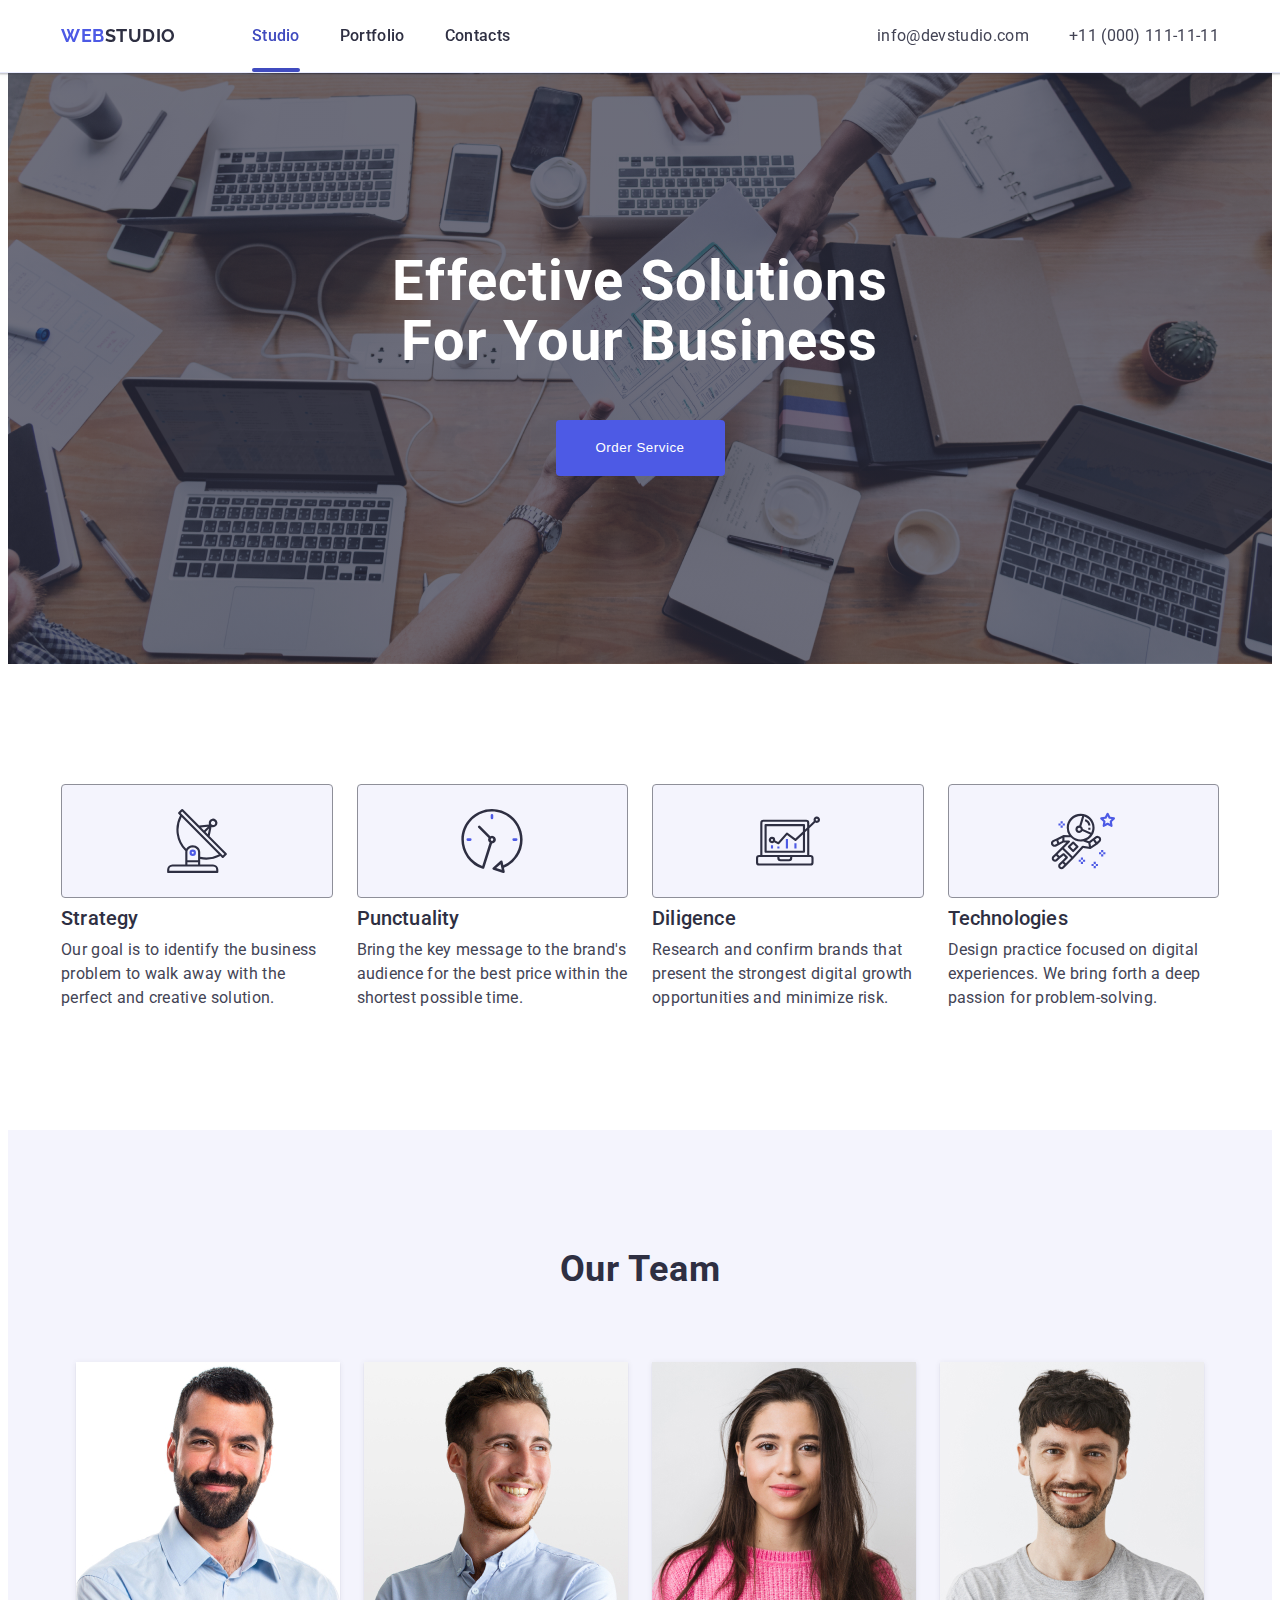
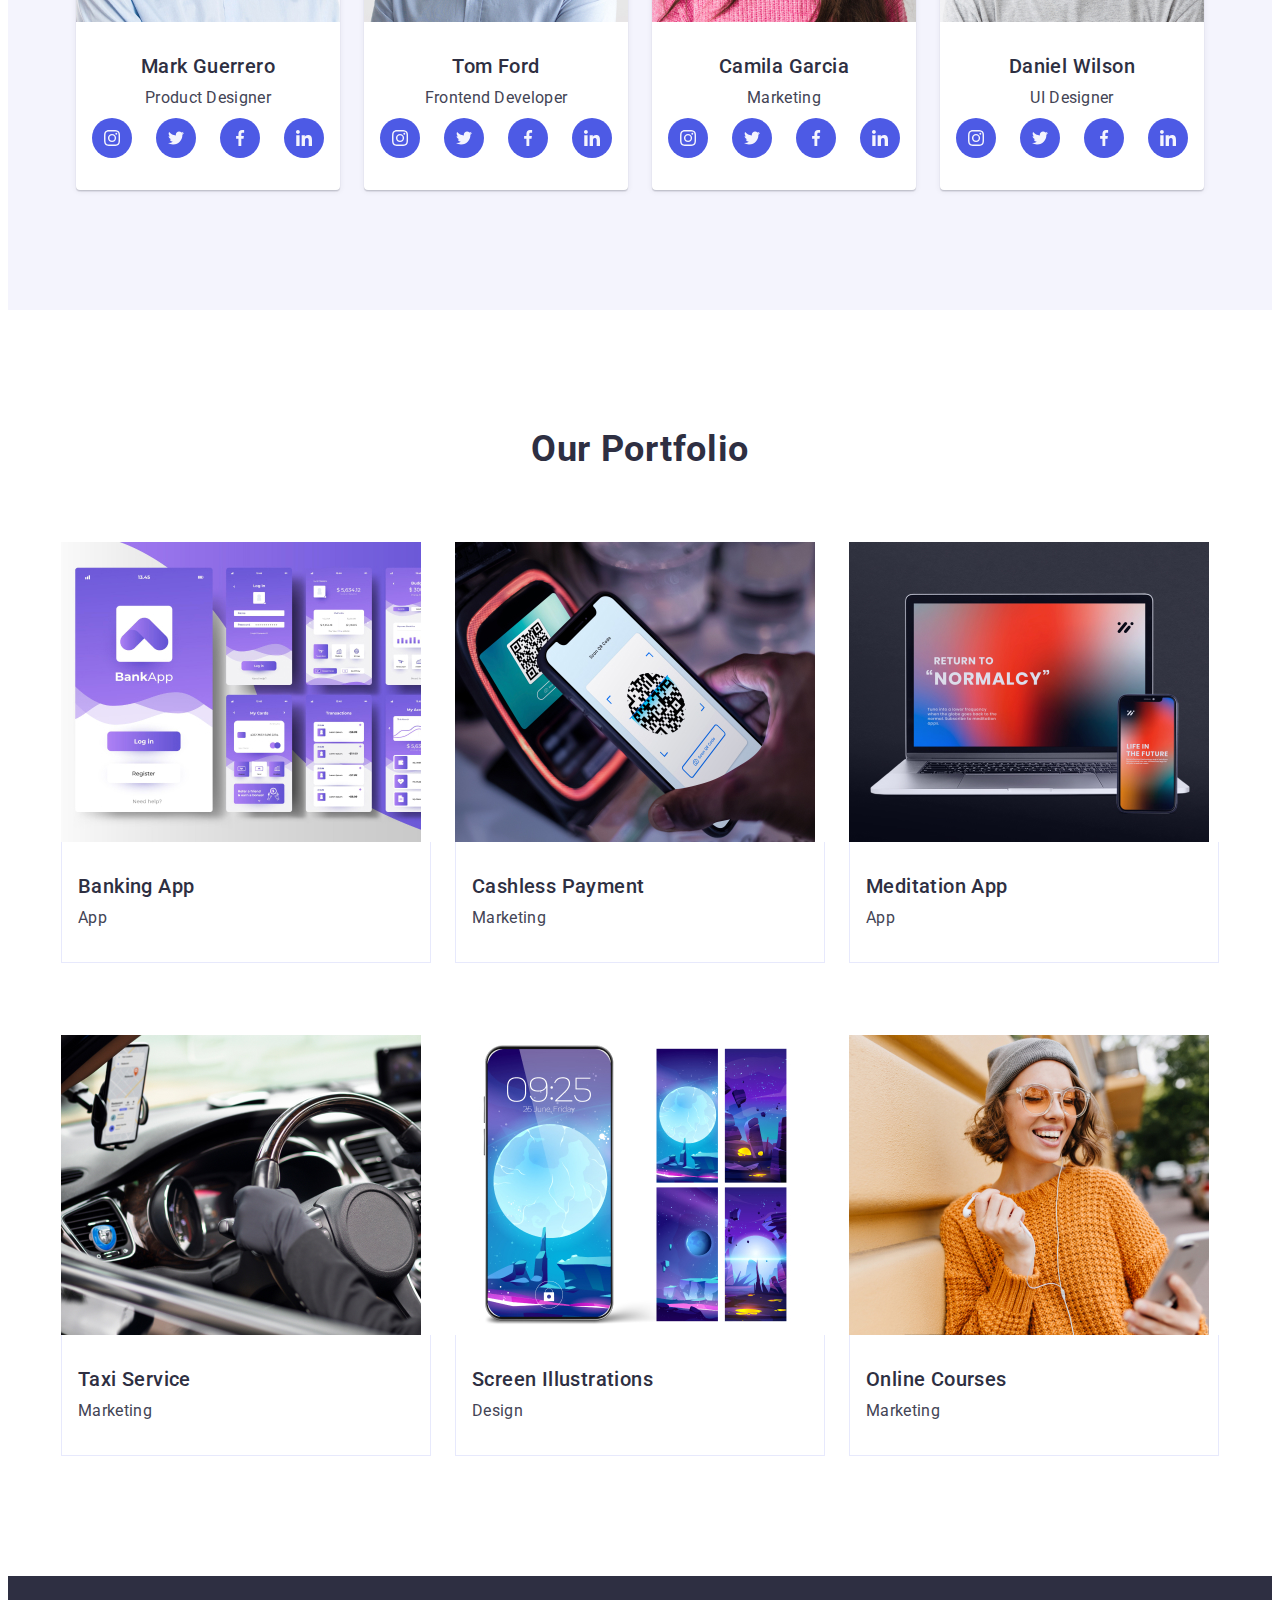
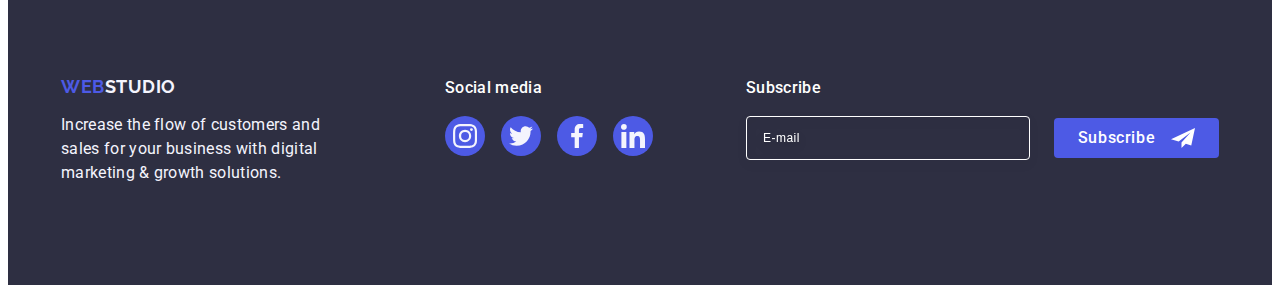
<file: index.html>
<!DOCTYPE html>
<html lang="en">
  <head>
    <meta charset="UTF-8" />
    <meta name="viewport" content="width=device-width, initial-scale=1.0" />
    <link rel="preconnect" href="https://fonts.googleapis.com" />
    <link rel="preconnect" href="https://fonts.gstatic.com" crossorigin />
    <link
      href="https://fonts.googleapis.com/css2?family=Raleway:wght@700&family=Roboto:wght@400;500;700&display=swap"
      rel="stylesheet"
    />
    <link
      rel="stylesheet"
      href="https://cdnjs.cloudflare.com/ajax/libs/modern-normalize/2.0.0/modern-normalize.min.css"
      integrity="sha512-4xo8blKMVCiXpTaLzQSLSw3KFOVPWhm/TRtuPVc4WG6kUgjH6J03IBuG7JZPkcWMxJ5huwaBpOpnwYElP/m6wg=="
      crossorigin="anonymous"
      referrerpolicy="no-referrer"
    />
    <link rel="stylesheet" href="./css/style.css" />
    <title>Effective Solutions for Your Business</title>
  </head>
  <body class="page">
    <!-- ============ Header ============-->
    <header class="page-header">
      <div class="container page-container">
        <nav class="navigation">
          <a href="./index.html" class="logo"
            >Web<span class="header-logo">Studio</span></a
          >
          <ul class="menu">
            <li class="menu-list">
              <a href="./index.html" class="nav-item item-studio">Studio</a>
            </li>
            <li class="menu-list">
              <a href="" class="nav-item">Portfolio</a>
            </li>
            <li class="menu-list">
              <a href="" class="nav-item">Contacts</a>
            </li>
          </ul>
        </nav>
        <address class="address-list">
          <ul class="contacts">
            <li>
              <a href="mailto:info@devstudio.com" class="address-list-link"
                >info@devstudio.com</a
              >
            </li>
            <li>
              <a href="tel:+110001111111" class="address-list-link"
                >+11 (000) 111-11-11</a
              >
            </li>
          </ul>
        </address>
        <button class="menu-open-btn" type="button" data-menu-open>
          <svg class="menu-open-icon" width="20" height="18">
            <use href="./images/icons.svg#icon-menu"></use>
          </svg>
        </button>
      </div>
      <div class="modal-menu" data-menu>
        <button class="close-modal-btn" type="button" data-menu-close>
          <svg
            class="icon-close"
            width="8"
            height="8"
            aria-label="modal close icon"
          >
            <use href="./images/icons.svg#icon-close-black"></use>
          </svg>
        </button>
        <nav class="menu-navigation">
          <ul class="menu-modal-list">
            <li class="menu-modal-list-item">
              <a
                href="./index.html"
                class="menu-modal-item-link menu-first-item"
                >Studio</a
              >
            </li>
            <li class="menu-modal-list-item">
              <a href="" class="menu-modal-item-link">Portfolio</a>
            </li>
            <li class="menu-modal-list-item">
              <a href="" class="menu-modal-item-link">Contacts</a>
            </li>
          </ul>
        </nav>
        <address class="menu-address-list">
          <ul class="contacts-menu">
            <li>
              <a
                href="mailto:info@devstudio.com"
                class="menu-address-list-link menu-address-first-contact"
                >info@devstudio.com</a
              >
            </li>
            <li>
              <a href="tel:+110001111111" class="menu-address-list-link"
                >+11 (000) 111-11-11</a
              >
            </li>
          </ul>
        </address>
        <ul class="modal-menu-icons-list">
          <li class="modal-menu-icon-box">
            <a href="" class="menu-icon-list-link">
              <svg class="socials-icons" width="24" height="24">
                <use href="./images/icons.svg#icon-instagram"></use>
              </svg>
            </a>
          </li>
          <li class="modal-menu-icon-box">
            <a href="" class="menu-icon-list-link">
              <svg class="socials-icons" width="24" height="24">
                <use href="./images/icons.svg#icon-twitter"></use>
              </svg>
            </a>
          </li>
          <li class="modal-menu-icon-box">
            <a href="" class="menu-icon-list-link">
              <svg class="socials-icons" width="24" height="24">
                <use href="./images/icons.svg#icon-facebook"></use>
              </svg>
            </a>
          </li>
          <li class="modal-menu-icon-box">
            <a href="" class="menu-icon-list-link">
              <svg class="socials-icons" width="24" height="24">
                <use href="./images/icons.svg#icon-linkedin"></use>
              </svg>
            </a>
          </li>
        </ul>
      </div>
    </header>
    <!-- ============ Header ============-->
    <!-- ============ Main ============ -->
    <main>
      <section class="start-page">
        <div class="container start-page-container">
          <h1 class="title">Effective Solutions for Your Business</h1>
          <button class="button" type="button" data-modal-open>
            Order Service
          </button>
        </div>
      </section>
      <!-- ============ Our benefits ============ -->
      <section class="page-benefits">
        <div class="container benefits-container">
          <h2 class="visually-hidden">Our benefits</h2>
          <ul class="list-benefits">
            <li class="items-benefits">
              <div class="icon-box">
                <svg class="icon-benefits" width="64" height="64">
                  <use href="./images/icons.svg#icon-antenna"></use>
                </svg>
              </div>
              <h3 class="benefits-title">Strategy</h3>
              <p class="benefits-text">
                Our goal is to identify the business problem to walk away with
                the perfect and creative solution.
              </p>
            </li>
            <li class="items-benefits">
              <div class="icon-box">
                <svg class="icon-benefits" width="64" height="64">
                  <use href="./images/icons.svg#icon-clock"></use>
                </svg>
              </div>
              <h3 class="benefits-title">Punctuality</h3>
              <p class="benefits-text">
                Bring the key message to the brand's audience for the best price
                within the shortest possible time.
              </p>
            </li>
            <li class="items-benefits">
              <div class="icon-box">
                <svg class="icon-benefits" width="64" height="64">
                  <use href="./images/icons.svg#icon-diagram"></use>
                </svg>
              </div>
              <h3 class="benefits-title">Diligence</h3>
              <p class="benefits-text">
                Research and confirm brands that present the strongest digital
                growth opportunities and minimize risk.
              </p>
            </li>
            <li class="items-benefits">
              <div class="icon-box">
                <svg class="icon-benefits" width="64" height="64">
                  <use href="./images/icons.svg#icon-astronaut"></use>
                </svg>
              </div>
              <h3 class="benefits-title">Technologies</h3>
              <p class="benefits-text">
                Design practice focused on digital experiences. We bring forth a
                deep passion for problem-solving.
              </p>
            </li>
          </ul>
        </div>
      </section>
      <!-- ============ Our Team ============ -->
      <section class="section-team">
        <div class="container team-container">
          <h2 class="section-team-title">Our Team</h2>
          <ul class="list-team">
            <li class="list-team-item">
              <img
                srcset="
                  ./images/team-card-1.jpg    1x,
                  ./images/team-card-1@2x.jpg 2x
                "
                src="./images/team-card-1.jpg"
                alt="Marc Guerrero"
                width="264"
              />
              <div class="card-info">
                <h3 class="section-team-item-title">Mark Guerrero</h3>
                <p class="section-team-item-text">Product Designer</p>
                <ul class="socials-icons-list">
                  <li class="social-icon-box">
                    <a href="" class="icon-link">
                      <svg class="socials-icons" width="16" height="16">
                        <use href="./images/icons.svg#icon-instagram"></use>
                      </svg>
                    </a>
                  </li>
                  <li class="social-icon-box">
                    <a href="" class="icon-link">
                      <svg class="socials-icons" width="16" height="16">
                        <use href="./images/icons.svg#icon-twitter"></use>
                      </svg>
                    </a>
                  </li>
                  <li class="social-icon-box">
                    <a href="" class="icon-link">
                      <svg class="socials-icons" width="16" height="16">
                        <use href="./images/icons.svg#icon-facebook"></use>
                      </svg>
                    </a>
                  </li>
                  <li class="social-icon-box">
                    <a href="" class="icon-link">
                      <svg class="socials-icons" width="16" height="16">
                        <use href="./images/icons.svg#icon-linkedin"></use>
                      </svg>
                    </a>
                  </li>
                </ul>
              </div>
            </li>
            <li class="list-team-item">
              <img
                srcset="
                  ./images/team-card-2.jpg    1x,
                  ./images/team-card-2@2x.jpg 2x
                "
                src="./images/team-card-2.jpg"
                alt="Tom Ford"
                width="264"
              />
              <div class="card-info">
                <h3 class="section-team-item-title">Tom Ford</h3>
                <p class="section-team-item-text">Frontend Developer</p>
                <ul class="socials-icons-list">
                  <li class="social-icon-box">
                    <a href="" class="icon-link">
                      <svg class="socials-icons" width="16" height="16">
                        <use href="./images/icons.svg#icon-instagram"></use>
                      </svg>
                    </a>
                  </li>
                  <li class="social-icon-box">
                    <a href="" class="icon-link">
                      <svg class="socials-icons" width="16" height="16">
                        <use href="./images/icons.svg#icon-twitter"></use>
                      </svg>
                    </a>
                  </li>
                  <li class="social-icon-box">
                    <a href="" class="icon-link">
                      <svg class="socials-icons" width="16" height="16">
                        <use href="./images/icons.svg#icon-facebook"></use>
                      </svg>
                    </a>
                  </li>
                  <li class="social-icon-box">
                    <a href="" class="icon-link">
                      <svg class="socials-icons" width="16" height="16">
                        <use href="./images/icons.svg#icon-linkedin"></use>
                      </svg>
                    </a>
                  </li>
                </ul>
              </div>
            </li>
            <li class="list-team-item">
              <img
                srcset="
                  ./images/team-card-3.jpg    1x,
                  ./images/team-card-3@2x.jpg 2x
                "
                src="./images/team-card-3.jpg"
                alt="Camila Garcia"
                width="264"
              />
              <div class="card-info">
                <h3 class="section-team-item-title">Camila Garcia</h3>
                <p class="section-team-item-text">Marketing</p>
                <ul class="socials-icons-list">
                  <li class="social-icon-box">
                    <a href="" class="icon-link">
                      <svg class="socials-icons" width="16" height="16">
                        <use href="./images/icons.svg#icon-instagram"></use>
                      </svg>
                    </a>
                  </li>
                  <li class="social-icon-box">
                    <a href="" class="icon-link">
                      <svg class="socials-icons" width="16" height="16">
                        <use href="./images/icons.svg#icon-twitter"></use>
                      </svg>
                    </a>
                  </li>
                  <li class="social-icon-box">
                    <a href="" class="icon-link">
                      <svg class="socials-icons" width="16" height="16">
                        <use href="./images/icons.svg#icon-facebook"></use>
                      </svg>
                    </a>
                  </li>
                  <li class="social-icon-box">
                    <a href="" class="icon-link">
                      <svg class="socials-icons" width="16" height="16">
                        <use href="./images/icons.svg#icon-linkedin"></use>
                      </svg>
                    </a>
                  </li>
                </ul>
              </div>
            </li>
            <li class="list-team-item">
              <img
                srcset="
                  ./images/team-card-4.jpg    1x,
                  ./images/team-card-4@2x.jpg 2x
                "
                src="./images/team-card-4.jpg"
                alt="Daniel Wilson"
                width="264"
              />
              <div class="card-info">
                <h3 class="section-team-item-title">Daniel Wilson</h3>
                <p class="section-team-item-text">UI Designer</p>
                <ul class="socials-icons-list">
                  <li class="social-icon-box">
                    <a href="" class="icon-link">
                      <svg class="socials-icons" width="16" height="16">
                        <use href="./images/icons.svg#icon-instagram"></use>
                      </svg>
                    </a>
                  </li>
                  <li class="social-icon-box">
                    <a href="" class="icon-link">
                      <svg class="socials-icons" width="16" height="16">
                        <use href="./images/icons.svg#icon-twitter"></use>
                      </svg>
                    </a>
                  </li>
                  <li class="social-icon-box">
                    <a href="" class="icon-link">
                      <svg class="socials-icons" width="16" height="16">
                        <use href="./images/icons.svg#icon-facebook"></use>
                      </svg>
                    </a>
                  </li>
                  <li class="social-icon-box">
                    <a href="" class="icon-link">
                      <svg class="socials-icons" width="16" height="16">
                        <use href="./images/icons.svg#icon-linkedin"></use>
                      </svg>
                    </a>
                  </li>
                </ul>
              </div>
            </li>
          </ul>
        </div>
      </section>
      <!-- ============ Our Portfolio ============ -->
      <section class="section-portfolio">
        <div class="container portfolio-container">
          <h2 class="section-portfolio-title">Our Portfolio</h2>
          <ul class="list-portfolio">
            <li class="items-portfolio">
              <div class="portfolio-items-container">
                <picture>
                  <source
                    srcset="
                      ./images/banking-desk.jpg    1x,
                      ./images/banking-desk@2x.jpg 2x
                    "
                    media="(min-width: 1158px)"
                  />
                  <source
                    srcset="
                      ./images/banking-tab.jpg    1x,
                      ./images/banking-tab@2x.jpg 2x
                    "
                    media="(min-width: 768px)"
                  />
                  <source
                    srcset="
                      ./images/banking-mob.jpg    1x,
                      ./images/banking-mob@2x.jpg 2x
                    "
                    media="(max-width: 767px)"
                  />
                  <img src="./images/banking-desk.jpg" alt="banking app" />
                </picture>
                <p class="overlay">
                  14 Stylish and User-Friendly App Design Concepts · Task
                  Manager App · Calorie Tracker App · Exotic Fruit Ecommerce App
                  · Cloud Storage App
                </p>
              </div>
              <div class="portfolio-info">
                <h3 class="section-portfolio-item-title">Banking App</h3>
                <p class="section-portfolio-item-text">App</p>
              </div>
            </li>
            <li class="items-portfolio">
              <div class="portfolio-items-container">
                <picture>
                  <source
                    srcset="
                      ./images/payment-desk.jpg    1x,
                      ./images/payment-desk@2x.jpg 2x
                    "
                    media="(min-width: 1158px)"
                  />
                  <source
                    srcset="
                      ./images/payment-tab.jpg    1x,
                      ./images/payment-tab@2x.jpg 2x
                    "
                    media="(min-width: 768px)"
                  />
                  <source
                    srcset="
                      ./images/payment-mob.jpg    1x,
                      ./images/payment-mob@2x.jpg 2x
                    "
                    media="(max-width: 767px)"
                  />

                  <img src="./images/payment-desk.jpg" alt="cashless payment" />
                </picture>
                <p class="overlay">
                  14 Stylish and User-Friendly App Design Concepts · Task
                  Manager App · Calorie Tracker App · Exotic Fruit Ecommerce App
                  · Cloud Storage App
                </p>
              </div>
              <div class="portfolio-info">
                <h3 class="section-portfolio-item-title">Cashless Payment</h3>
                <p class="section-portfolio-item-text">Marketing</p>
              </div>
            </li>
            <li class="items-portfolio">
              <div class="portfolio-items-container">
                <picture>
                  <source
                    srcset="
                      ./images/meditation-desk.jpg    1x,
                      ./images/meditation-desk@2x.jpg 2x
                    "
                    media="(min-width: 1158px)"
                  />
                  <source
                    srcset="
                      ./images/meditation-tab.jpg    1x,
                      ./images/meditation-tab@2x.jpg 2x
                    "
                    media="(min-width: 768px)"
                  />
                  <source
                    srcset="
                      ./images/meditation-mob.jpg    1x,
                      ./images/meditation-mob@2x.jpg 2x
                    "
                    media="(max-width: 767px)"
                  />

                  <img
                    src="./images/meditation-desk.jpg"
                    alt="meditation app"
                  />
                </picture>
                <p class="overlay">
                  14 Stylish and User-Friendly App Design Concepts · Task
                  Manager App · Calorie Tracker App · Exotic Fruit Ecommerce App
                  · Cloud Storage App
                </p>
              </div>
              <div class="portfolio-info">
                <h3 class="section-portfolio-item-title">Meditation App</h3>
                <p class="section-portfolio-item-text">App</p>
              </div>
            </li>
            <li class="items-portfolio">
              <div class="portfolio-items-container">
                <picture>
                  <source
                    srcset="
                      ./images/taxi-desk.jpg    1x,
                      ./images/taxi-desk@2x.jpg 2x
                    "
                    media="(min-width: 1158px)"
                  />
                  <source
                    srcset="
                      ./images/taxi-tab.jpg    1x,
                      ./images/taxi-tab@2x.jpg 2x
                    "
                    media="(min-width: 768px)"
                  />
                  <source
                    srcset="
                      ./images/taxi-mob.jpg    1x,
                      ./images/taxi-mob@2x.jpg 2x
                    "
                    media="(max-width: 767px)"
                  />

                  <img src="./images/taxi-desk.jpg" alt="taxi service" />
                </picture>
                <p class="overlay">
                  14 Stylish and User-Friendly App Design Concepts · Task
                  Manager App · Calorie Tracker App · Exotic Fruit Ecommerce App
                  · Cloud Storage App
                </p>
              </div>
              <div class="portfolio-info">
                <h3 class="section-portfolio-item-title">Taxi Service</h3>
                <p class="section-portfolio-item-text">Marketing</p>
              </div>
            </li>
            <li class="items-portfolio">
              <div class="portfolio-items-container">
                <picture>
                  <source
                    srcset="
                      ./images/screen-desk.jpg    1x,
                      ./images/screen-desk@2x.jpg 2x
                    "
                    media="(min-width: 1158px)"
                  />
                  <source
                    srcset="
                      ./images/screen-tab.jpg    1x,
                      ./images/screen-tab@2x.jpg 2x
                    "
                    media="(min-width: 768px)"
                  />
                  <source
                    srcset="
                      ./images/screen-mob.jpg    1x,
                      ./images/screen-mob@2x.jpg 2x
                    "
                    media="(max-width: 767px)"
                  />

                  <img
                    src="./images/screen-desk.jpg"
                    alt="screen illustrations"
                  />
                </picture>
                <p class="overlay">
                  14 Stylish and User-Friendly App Design Concepts · Task
                  Manager App · Calorie Tracker App · Exotic Fruit Ecommerce App
                  · Cloud Storage App
                </p>
              </div>
              <div class="portfolio-info">
                <h3 class="section-portfolio-item-title">
                  Screen Illustrations
                </h3>
                <p class="section-portfolio-item-text">Design</p>
              </div>
            </li>
            <li class="items-portfolio">
              <div class="portfolio-items-container">
                <picture>
                  <source
                    srcset="
                      ./images/courses-desk.jpg    1x,
                      ./images/courses-desk@2x.jpg 2x
                    "
                    media="(min-width: 1158px)"
                  />
                  <source
                    srcset="
                      ./images/courses-tab.jpg    1x,
                      ./images/courses-tab@2x.jpg 2x
                    "
                    media="(min-width: 768px)"
                  />
                  <source
                    srcset="
                      ./images/courses-mob.jpg    1x,
                      ./images/courses-mob@2x.jpg 2x
                    "
                    media="(max-width: 767px)"
                  />

                  <img src="./images/courses-desk.jpg" alt="online courses" />
                </picture>
                <p class="overlay">
                  14 Stylish and User-Friendly App Design Concepts · Task
                  Manager App · Calorie Tracker App · Exotic Fruit Ecommerce App
                  · Cloud Storage App
                </p>
              </div>
              <div class="portfolio-info">
                <h3 class="section-portfolio-item-title">Online Courses</h3>
                <p class="section-portfolio-item-text">Marketing</p>
              </div>
            </li>
          </ul>
        </div>
      </section>
    </main>
    <!-- ============ Footer ============ -->
    <footer class="footer-page">
      <div class="container footer-container">
        <div class="footer-left-side">
          <a href="./index.html" class="logo-footer"
            >Web<span class="footer-logo">Studio</span></a
          >
          <p class="footer-text">
            Increase the flow of customers and sales for your business with
            digital marketing & growth solutions.
          </p>
        </div>
        <div class="media-container">
          <p class="socials-media-title">Social media</p>
          <ul class="footer-icons-list">
            <li class="social-icon-box footer-icon-box">
              <a href="" class="icon-link footer-icon-link">
                <svg class="socials-icons" width="24" height="24">
                  <use href="./images/icons.svg#icon-instagram"></use>
                </svg>
              </a>
            </li>
            <li class="social-icon-box footer-icon-box">
              <a href="" class="icon-link footer-icon-link">
                <svg class="socials-icons" width="24" height="24">
                  <use href="./images/icons.svg#icon-twitter"></use>
                </svg>
              </a>
            </li>
            <li class="social-icon-box footer-icon-box">
              <a href="" class="icon-link footer-icon-link">
                <svg class="socials-icons" width="24" height="24">
                  <use href="./images/icons.svg#icon-facebook"></use>
                </svg>
              </a>
            </li>
            <li class="social-icon-box footer-icon-box">
              <a href="" class="icon-link footer-icon-link">
                <svg class="socials-icons" width="24" height="24">
                  <use href="./images/icons.svg#icon-linkedin"></use>
                </svg>
              </a>
            </li>
          </ul>
        </div>
        <div class="subscribe-conteiner">
          <p class="socials-media-title subscribe-title">Subscribe</p>
          <form class="footer-form">
            <label class="footer-label">
              <input
                class="subscribe-input"
                type="email"
                name="email-subscribe"
                placeholder="E-mail"
              />
            </label>
            <button class="footer-button" type="submit">
              Subscribe
              <svg class="icon-button" width="24" height="24">
                <use href="./images/icons.svg#icon-telegram"></use>
              </svg>
            </button>
          </form>
        </div>
      </div>
    </footer>
    <!--Modal window-->
    <div class="backdrop" data-modal>
      <div class="modal-window">
        <button class="close-modal-btn" type="button" data-modal-close>
          <svg
            class="icon-close"
            width="8"
            height="8"
            aria-label="modal close icon"
          >
            <use href="./images/icons.svg#icon-close-black"></use>
          </svg>
        </button>
        <p class="modal-window-title">
          Leave your contacts and we will call you back
        </p>

        <form>
          <div class="form-container">
            <label for="user-name" class="input-label">Name</label>
            <div class="input-container">
              <input
                class="input-field"
                type="text"
                name="user-name"
                id="user-name"
                required
              />
              <svg
                class="input-icon"
                width="18"
                height="24"
                aria-label="icon user"
              >
                <use href="./images/icons.svg#icon-person"></use>
              </svg>
            </div>
          </div>
          <div class="form-container">
            <label for="phone" class="input-label">Phone</label>
            <div class="input-container">
              <input
                class="input-field"
                type="tel"
                name="user-phone"
                id="phone"
                required
              />
              <svg
                class="input-icon"
                width="18"
                height="24"
                aria-label="icon phone"
              >
                <use href="./images/icons.svg#icon-phone"></use>
              </svg>
            </div>
          </div>
          <div class="form-container">
            <label for="user-email" class="input-label">Email</label>
            <div class="input-container">
              <input
                class="input-field"
                type="email"
                name="user-email"
                id="user-email"
                required
              />
              <svg
                class="input-icon"
                width="18"
                height="24"
                aria-label="icon email"
              >
                <use href="./images/icons.svg#icon-email"></use>
              </svg>
            </div>
          </div>
          <div class="form-container comment-container">
            <label for="user-comment" class="input-label">Comment </label>
            <textarea
              class="comment-field"
              name="user-comment"
              id="user-comment"
              placeholder="Text input"
              required
            ></textarea>
          </div>
          <div class="checkbox-container">
            <input
              class="checkbox-field visually-hidden"
              type="checkbox"
              id="user-privacy"
              value="true"
              name="user-privacy"
              required
            />
            <label class="checkbox-label input-label" for="user-privacy"
              ><span class="checkbox-span"
                ><svg
                  class="checkbox-icon"
                  width="10"
                  height="8"
                  aria-label="checkbox icon ok"
                >
                  <use href="./images/icons.svg#icon-ok"></use></svg></span
              >I accept the terms and conditions of the
              <a class="checkbox-link" href="">Privacy Policy</a>
            </label>
          </div>
          <button class="form-btn" type="submit">Send</button>
        </form>
      </div>
    </div>
    <script src="./menu.js"></script>
    <script src="./modal.js"></script>
  </body>
</html>
</file>
<file: css/style.css>
/* ========================================================================================================================================================
                      COMMON STYLES
======================================================================================================================================================== */

h1,
h2,
h3,
h4,
h5,
h6,
p {
  margin-top: 0;
  margin-bottom: 0;
}

ul,
ol {
  margin-top: 0;
  margin-bottom: 0;
  padding-left: 0;
}

li {
  list-style-type: none;
}

img {
  display: block;
}

.page {
  font-family: "Roboto", sans-serif;
  color: #434455;
  background-color: #ffffff;
  padding-top: 56px;
}

body {
  min-height: 100vh;
  display: flex;
  flex-direction: column;
}

main {
  flex-grow: 1;
}
.logo {
  color: #4d5ae5;
  font-family: "Raleway", sans-serif;
  font-size: 18px;
  font-weight: 700;
  line-height: 1.17;
  text-transform: uppercase;
  letter-spacing: 0.03em;
  text-decoration: none;
  padding: 16px 0;
  display: block;
}

.visually-hidden {
  position: absolute;
  width: 1px;
  height: 1px;
  margin: -1px;
  border: 0;
  padding: 0;
  white-space: nowrap;
  clip-path: inset(100%);
  clip: rect(0 0 0 0);
  overflow: hidden;
}

.container {
  max-width: 320px;
  padding: 0 16px;
  margin: 0 auto;
}
@media screen and (min-width: 768px) {
  .container {
    max-width: 768px;
  }
}
@media screen and (min-width: 1158px) {
  .container {
    max-width: 1158px;
    padding: 0 15px;
  }
}

/* ========================================================================================================================================================
                       /COMMON STYLES
======================================================================================================================================================== */
/* ========================================================================================================================================================
                       HEADER STYLES
======================================================================================================================================================== */
@media screen and (max-width: 767px) {
  .menu {
    display: none;
  }
  .address-list {
    display: none;
  }
}
.page-header {
  border-bottom: 1px solid #e7e9fc;
  background: #fff;
  box-shadow: 0px 1px 6px 0px rgba(46, 47, 66, 0.08),
    0px 1px 1px 0px rgba(46, 47, 66, 0.16),
    0px 2px 1px 0px rgba(46, 47, 66, 0.08);
  position: fixed;
  top: 0;
  left: 0;
  width: 100%;
  z-index: 999;
}
.page-container {
  display: flex;
  justify-content: space-between;
  align-items: center;
  width: 320px;
}
.header-logo {
  color: #2e2f42;
}
.menu-open-btn {
  display: flex;
  justify-content: center;
  align-items: center;
  width: 24px;
  height: 24px;
  fill: #2f2f37;
  border: none;
  background-color: transparent;
  cursor: pointer;
  padding: 0;
}
@media screen and (min-width: 768px) {
  .page-header {
    height: 72px;
  }
  .page-container {
    width: 768px;
  }
  .menu-open-btn {
    display: none;
  }
  .menu {
    display: flex;
    column-gap: 40px;
  }
  .navigation {
    display: flex;
    justify-content: space-between;
    align-items: center;
  }

  .logo {
    margin-right: 120px;
  }

  .nav-item {
    display: block;
    font-weight: 500;
    line-height: 1.5;
    letter-spacing: 0.02em;
    color: #2e2f42;
    text-decoration: none;
    padding: 24px 0;
    position: relative;
  }
  .menu-list {
    position: relative;
  }
  .item-studio {
    position: relative;
    color: #404bbf;
  }
  .item-studio::after {
    content: "";
    position: absolute;
    bottom: 0;
    left: 0;
    background-color: #404bbf;
    height: 4px;
    width: 100%;
    border-radius: 2px;
  }
  .contacts {
    display: flex;
    flex-direction: column;
    gap: 12px;
  }
  .address-list {
    font-style: normal;
    display: block;
    margin-left: auto;
  }
  .address-list-link {
    display: block;
    color: #434455;
    font-size: 12px;
    line-height: 1.17;
    font-weight: 400;
    letter-spacing: 0.04em;
    text-decoration: none;
  }
}
@media screen and (min-width: 1158px) {
  .page-container {
    width: 1158px;
  }
  .logo {
    margin-right: 76px;
  }

  .nav-item {
    transition: color 250ms cubic-bezier(0.4, 0, 0.2, 1);
  }

  .menu-list {
    transition: color 250ms cubic-bezier(0.4, 0, 0.2, 1);
  }

  .menu-list:hover .overlay-icon {
    transform: translateY(0%);
  }
  .nav-item:hover {
    color: #404bbf;
  }

  .nav-item:focus {
    color: #404bbf;
  }

  .nav-item:hover {
    color: #404bbf;
    background-color: #fff;
  }

  .contacts {
    flex-direction: row;
    gap: 40px;
  }

  .address-list-link {
    font-size: 16px;
    font-weight: 400;
    line-height: 1.5;
    letter-spacing: 0.02em;
    transition: color 250ms cubic-bezier(0.4, 0, 0.2, 1);
  }

  .address-list-link:hover {
    color: #404bbf;
  }
  .address-list-link:focus {
    color: #404bbf;
  }
}
/* ========================================================================================================================================================
                      /HEADER STYLES
======================================================================================================================================================== */
/* ========================================================================================================================================================
                       MENU MODAL STYLES
======================================================================================================================================================== */
.modal-menu {
  display: flex;
  flex-direction: column;
  padding: 72px 24px 40px 16px;
  position: fixed;
  top: 0;
  left: 0;
  width: 100%;
  height: 100%;
  background-color: #fff;
  z-index: 9999;
  overflow-y: auto;
  opacity: 0;
  visibility: hidden;
  pointer-events: none;
  transition: opacity 250ms cubic-bezier(0.4, 0, 0.2, 1),
    visibility 250ms cubic-bezier(0.4, 0, 0.2, 1);
}
.modal-menu.menu-open {
  opacity: 1;
  visibility: visible;
  pointer-events: auto;
}
.menu-navigation {
  margin-bottom: auto;
}
.menu-modal-list {
  display: flex;
  flex-direction: column;
  gap: 40px;
}
.menu-modal-item-link {
  text-decoration: none;
  color: #2e2f42;
  font-family: Roboto;
  font-size: 36px;
  font-weight: 700;
  line-height: 1.11;
  letter-spacing: 0.02em;
  text-transform: capitalize;
}
.menu-first-item {
  color: #404bbf;
}
.contacts-menu {
  display: flex;
  flex-direction: column;
  gap: 24px;
  margin-bottom: 48px;
}
.menu-address-list-link {
  font-style: normal;
  text-decoration: none;
  color: #434455;
  font-size: 20px;
  font-weight: 500;
  line-height: 1.2;
  letter-spacing: 0.02em;
}
.menu-address-first-contact {
  color: #4d5ae5;
}
.modal-menu-icons-list {
  display: flex;
  flex-direction: row;
  gap: 40px;
}
.menu-icon-list-link {
  display: flex;
  justify-content: center;
  align-items: center;
  width: 40px;
  height: 40px;
  background-color: #4d5ae5;
  border-radius: 50%;
}

/* ========================================================================================================================================================
                      /MENU MODAL STYLES
======================================================================================================================================================== */

/* ========================================================================================================================================================
                       START PAGE STYLES
======================================================================================================================================================== */
.start-page {
  max-width: 320px;
  margin: 0 auto;
  padding: 72px 0;
  background-color: #2e2f42;
  background-image: linear-gradient(
      to bottom,
      rgba(46, 47, 66, 0.7),
      rgba(46, 47, 66, 0.7)
    ),
    url(../images/people-office-mob.jpg);
  background-position: center;
  background-size: cover;
  text-align: center;
}
@media screen and (min-device-pixel-ratio: 2),
  screen and (min-resolution: 192dpi),
  screen and (min-resolution: 2dppx) {
  .start-page {
    background-image: linear-gradient(
        to bottom,
        rgba(46, 47, 66, 0.7),
        rgba(46, 47, 66, 0.7)
      ),
      url(../images/people-office-mob@2x.jpg);
  }
}
.title {
  width: 288px;
  color: #fff;
  text-align: center;
  font-size: 36px;
  font-weight: 700;
  line-height: 1.11;
  letter-spacing: 0.02em;
  text-transform: capitalize;
  margin: 0 auto;
  margin-bottom: 72px;
}
.button {
  background-color: #4d5ae5;
  font-weight: 500;
  line-height: 1.5;
  letter-spacing: 0.04em;
  color: #ffffff;
  cursor: pointer;
  display: block;
  min-width: 169px;
  height: 56px;
  border: none;
  border-radius: 4px;
  margin: 48px auto 0;
}
@media screen and (min-width: 768px) {
  .start-page {
    max-width: 768px;
    padding: 112px 0;
    background-image: linear-gradient(
        to bottom,
        rgba(46, 47, 66, 0.7),
        rgba(46, 47, 66, 0.7)
      ),
      url(../images/people-office-tab.jpg);
  }
  @media screen and (min-device-pixel-ratio: 2),
    screen and (min-resolution: 192dpi),
    screen and (min-resolution: 2dppx) {
    .start-page {
      background-image: linear-gradient(
          to bottom,
          rgba(46, 47, 66, 0.7),
          rgba(46, 47, 66, 0.7)
        ),
        url(../images/people-office-tab@2x.jpg);
    }
  }
  .title {
    width: 496px;
    font-size: 56px;
    line-height: 1.07;
    letter-spacing: 0.02em;
    margin-bottom: 36px;
  }
}
@media screen and (min-width: 1158px) {
  .start-page {
    max-width: 1440px;
    padding: 188px 0;
    background-image: linear-gradient(
        to bottom,
        rgba(46, 47, 66, 0.7),
        rgba(46, 47, 66, 0.7)
      ),
      url(../images/people-office-desk.jpg);
  }
  @media screen and (min-device-pixel-ratio: 2),
    screen and (min-resolution: 192dpi),
    screen and (min-resolution: 2dppx) {
    .start-page {
      background-image: linear-gradient(
          to bottom,
          rgba(46, 47, 66, 0.7),
          rgba(46, 47, 66, 0.7)
        ),
        url(../images/people-office-desk@2x.jpg);
    }
  }
  .title {
    margin-bottom: 48px;
  }
  .button {
    transition: background-color 250ms cubic-bezier(0.4, 0, 0.2, 1);
  }

  .button:hover,
  .button:focus {
    background-color: #404bbf;
  }
}
/* ========================================================================================================================================================
                      /START PAGE STYLES
======================================================================================================================================================== */
/* ========================================================================================================================================================
                      OUR BENEFITS STYLES
======================================================================================================================================================== */
@media screen and (max-width: 1157px) {
  .icon-box {
    display: none;
  }
}
.page-benefits {
  padding: 96px 0;
}
.list-benefits {
  display: flex;
  flex-direction: column;
  gap: 72px;
}

.benefits-title {
  color: #2e2f42;
  text-align: center;
  font-size: 36px;
  font-weight: 700;
  line-height: 1.11;
  letter-spacing: 0.02em;
  margin-bottom: 8px;
  text-transform: capitalize;
}
.benefits-text {
  color: #434455;
  font-size: 16px;
  font-weight: 500;
  line-height: 1.5;
  letter-spacing: 0.32px;
  letter-spacing: 0.02em;
}
@media screen and (min-width: 768px) {
  .list-benefits {
    flex-direction: row;
    flex-wrap: wrap;
    column-gap: 24px;
  }
  .items-benefits {
    width: calc((100% - 24px) / 2);
  }
  .benefits-title {
    text-align: start;
  }
}
@media screen and (min-width: 1158px) {
  .page-benefits {
    padding: 120px 0;
  }
  .list-benefits {
    flex-wrap: nowrap;
    gap: 24px;
  }
  .items-benefits {
    width: calc((100% - 72px) / 4);
  }
  .benefits-title {
    font-size: 20px;
    font-weight: 500;
    line-height: 1.2;
  }
  .icon-box {
    height: 112px;
    border-radius: 4px;
    border: 1px solid #8e8f99;
    background: #f4f4fd;
    display: flex;
    justify-content: center;
    align-items: center;
    margin-bottom: 8px;
  }
  .benefits-title {
    font-size: 20px;
    font-weight: 500;
    line-height: 1.2;
    letter-spacing: 0.01em;
  }

  .benefits-text {
    font-weight: 400;
  }
}
/* ========================================================================================================================================================
                     /OUR BENEFITS STYLES
======================================================================================================================================================== */
/* ========================================================================================================================================================
                      OUR TEAM STYLES
======================================================================================================================================================== */
.section-team {
  padding: 96px 0;
  background-color: #f4f4fd;
}

.section-team-title {
  color: #2e2f42;
  text-align: center;
  font-size: 36px;
  font-weight: 700;
  line-height: 1.11;
  letter-spacing: 0.02em;
  text-transform: capitalize;
  margin-bottom: 72px;
}
.list-team {
  display: flex;
  flex-direction: column;
  align-items: center;
  gap: 72px;
}
.list-team-item {
  display: flex;
  flex-direction: column;
  width: 264px;
  background-color: #ffffff;
  border-radius: 0px 0px 4px 4px;
  box-shadow: 0px 2px 1px 0px rgba(46, 47, 66, 0.08),
    0px 1px 1px 0px rgba(46, 47, 66, 0.16),
    0px 1px 6px 0px rgba(46, 47, 66, 0.08);
}

.card-info {
  padding: 32px 0;
}
.section-team-item-title {
  color: #2e2f42;
  font-size: 20px;
  font-weight: 500;
  line-height: 1.2;
  letter-spacing: 0.02em;
  text-align: center;
  margin-bottom: 8px;
}

.section-team-item-text {
  color: #434455;
  font-size: 16px;
  font-weight: 400;
  line-height: 1.5;
  letter-spacing: 0.02em;
  text-align: center;
  margin-bottom: 8px;
}
.socials-icons-list {
  display: flex;
  justify-content: center;
  gap: 24px;
}
.social-icon-box {
  width: 40px;
  height: 40px;
  margin: 0;
}

.socials-icons {
  fill: #f4f4fd;
}
.icon-link {
  display: flex;
  justify-content: center;
  align-items: center;
  width: 100%;
  height: 100%;
  background-color: #4d5ae5;
  border-radius: 50%;
}
@media screen and (min-width: 768px) {
  .list-team {
    flex-direction: row;
    flex-wrap: wrap;
    column-gap: 24px;
    row-gap: 64px;
    justify-content: center;
  }
}
@media screen and (min-width: 1158px) {
  .section-team {
    padding: 120px 0;
  }

  .list-team {
    gap: 24px;
  }

  .section-team-item {
    width: calc((100% - 72px) / 4);
  }

  .icon-link {
    transition: background-color 250ms cubic-bezier(0.4, 0, 0.2, 1);
  }

  .icon-link:hover {
    background-color: #404bbf;
  }

  .icon-link:focus {
    background-color: #404bbf;
  }
}

/* ========================================================================================================================================================
                     /OUR TEAM STYLES
======================================================================================================================================================== */
/* ========================================================================================================================================================
                      OUR PORTFOLIO STYLES
======================================================================================================================================================== */
@media screen and (max-width: 1157px) {
  .overlay {
    display: none;
  }
  .items-portfolio {
    box-shadow: 0px 1px 6px 0px rgba(46, 47, 66, 0.08);
  }
}
.section-portfolio {
  padding: 96px 0;
}
.portfolio-container {
  background-color: #fff;
}
.section-portfolio-title {
  color: #2e2f42;
  font-size: 36px;
  font-weight: 700;
  line-height: 1.11;
  letter-spacing: 0.02em;
  text-transform: capitalize;
  text-align: center;
  margin-bottom: 72px;
}
.list-portfolio {
  display: flex;
  flex-direction: column;
  row-gap: 48px;
  transition: box-shadow 250ms cubic-bezier(0.4, 0, 0.2, 1);
}
.items-portfolio {
  width: 288px;
}
.portfolio-info {
  padding: 32px 16px;
  border: 1px solid #e7e9fc;
  border-top: none;
}
.section-portfolio-item-title {
  color: #2e2f42;
  font-weight: 500;
  font-size: 20px;
  line-height: 1.2;
  letter-spacing: 0.02em;
  margin-bottom: 8px;
}

.section-portfolio-item-text {
  line-height: 1.5;
  letter-spacing: 0.02em;
}
@media screen and (min-width: 768px) {
  .list-portfolio {
    flex-direction: row;
    flex-wrap: wrap;
    row-gap: 72px;
    column-gap: 24px;
  }
  .items-portfolio {
    width: 356px;
  }
}
@media screen and (min-width: 1158px) {
  .section-portfolio {
    padding: 120px 0 120px 0;
  }

  .items-portfolio {
    width: calc((100% - 48px) / 3);
    transition: box-shadow 250ms cubic-bezier(0.4, 0, 0.2, 1);
  }

  .items-portfolio:hover {
    box-shadow: 0px 1px 6px rgba(46, 47, 66, 0.08),
      0px 1px 1px rgba(46, 47, 66, 0.16), 0px 2px 1px rgba(46, 47, 66, 0.08);
  }

  .portfolio-items-container {
    position: relative;
    overflow: hidden;
  }

  .overlay {
    position: absolute;
    top: 0;
    font-size: 16px;
    line-height: 1.5;
    letter-spacing: 0.02em;
    color: #f4f4fd;
    padding: 40px 32px;
    background-color: #4d5ae5;
    overflow: auto;
    height: 100%;
    width: 100%;
    transform: translateY(100%);
    transition: transform 250ms cubic-bezier(0.4, 0, 0.2, 1);
  }

  .items-portfolio:hover .overlay {
    transform: translateY(0%);
  }
}

/* ========================================================================================================================================================
                     /OUR PORTFOLIO STYLES
======================================================================================================================================================== */
/* ========================================================================================================================================================
                      FOOTER STYLES
======================================================================================================================================================== */
.footer-page {
  background-color: #2e2f42;
  padding: 96px 0;
}
.logo-footer {
  display: inline-block;
  color: #4d5ae5;
  font-family: "Raleway", sans-serif;
  font-size: 18px;
  font-weight: 700;
  line-height: 1.17;
  text-transform: uppercase;
  letter-spacing: 0.03em;
  text-decoration: none;
  margin-bottom: 16px;
}

.footer-logo {
  color: #f4f4fd;
}

.footer-text {
  color: #f4f4fd;
  line-height: 1.5;
  letter-spacing: 0.02em;
  font-size: 16px;
  font-weight: 400;
  line-height: 1.5;
  letter-spacing: 0.02em;
  width: 264px;
  text-align: start;
}

.socials-media-title {
  font-size: 16px;
  font-weight: 500;
  line-height: 1.5;
  letter-spacing: 0.02em;
  color: #fff;
  margin-bottom: 16px;
}
.footer-container {
  display: flex;
  flex-direction: column;
  row-gap: 72px;
}
.footer-left-side {
  text-align: center;
}
.media-container {
  margin-right: auto;
  margin-left: auto;
  text-align: center;
}
.footer-icons-list {
  display: flex;
  justify-content: center;
  gap: 16px;
  margin: 0;
}
.social-icon-box {
  width: 40px;
  height: 40px;
}
.subscribe-title {
  text-align: center;
}
.footer-form {
  display: flex;
  flex-direction: column;
  align-items: center;
  gap: 16px;
}
.subscribe-input {
  width: 264px;
  height: 40px;
  border-radius: 4px;
  border: 1px solid #fff;
  background-color: transparent;
  font-size: 12px;
  line-height: 1.5;
  letter-spacing: 0.04em;
  padding-left: 16px;
  color: #ffffff;
}
.footer-button {
  min-width: 165px;
  height: 40px;
  display: flex;
  justify-content: center;
  align-items: center;
  font-family: "Roboto", sans-serif;
  font-size: 16px;
  font-weight: 500;
  line-height: 1.5;
  letter-spacing: 0.04em;
  color: #ffffff;
  cursor: pointer;
  background-color: #4d5ae5;
  border: none;
  border-radius: 4px;
}
.icon-button {
  fill: #ffffff;
  margin-left: 16px;
}
@media screen and (min-width: 768px) {
  .footer-container {
    display: flex;
    flex-direction: row;
    flex-wrap: wrap;
    column-gap: 24px;

    margin: 0 auto;
  }
  .footer-left-side {
    text-align: start;
  }
  .media-container {
    margin-left: 0;
  }
  .socials-media-title {
    text-align: start;
  }
  .footer-form {
    flex-direction: row;
    gap: 24px;
  }
}
@media screen and (min-width: 1158px) {
  .footer-page {
    padding: 100px 0;
  }

  .footer-container {
    align-items: baseline;
    gap: 0;
  }
  .footer-left-side {
    margin-right: 120px;
  }

  .footer-icon-link:hover {
    background-color: #31d0aa;
  }

  .footer-icon-link:focus {
    background-color: #31d0aa;
  }

  .footer-form {
    gap: 24px;
  }

  .subscribe-input {
    width: 264px;
    height: 40px;
    border-radius: 4px;
    border: 1px solid #fff;
    background-color: transparent;
    font-size: 12px;
    line-height: 1.5;
    letter-spacing: 0.04em;
    padding-left: 16px;
    filter: drop-shadow(0px 4px 4px rgba(0, 0, 0, 0.15));
    color: #ffffff;
  }

  .subscribe-input::placeholder {
    color: #ffffff;
  }

  .footer-button {
    transition: background-color 250ms cubic-bezier(0.4, 0, 0.2, 1);
  }

  .footer-button:hover,
  .footer-button:focus {
    background-color: #404bbf;
  }
}
/* ========================================================================================================================================================
                     /FOOTER STYLES
======================================================================================================================================================== */
/* ========================================================================================================================================================
                      MODAL WINDOW
======================================================================================================================================================== */
.backdrop {
  position: fixed;
  top: 0;
  left: 0;
  z-index: 9999;
  width: 100%;
  height: 100%;
  background-color: rgba(46, 47, 66, 0.4);
  opacity: 0;
  visibility: hidden;
  pointer-events: none;
  transition: opacity 250ms cubic-bezier(0.4, 0, 0.2, 1),
    visibility 250ms cubic-bezier(0.4, 0, 0.2, 1);
}
.backdrop.is-open {
  opacity: 1;
  visibility: visible;
  pointer-events: auto;
}

.modal-window {
  position: absolute;
  top: 50%;
  left: 50%;
  transform: translate(-50%, -50%) scale(1);
  width: 288px;
  background: #fcfcfc;
  box-shadow: 0px 1px 1px rgba(0, 0, 0, 0.14), 0px 1px 3px rgba(0, 0, 0, 0.12),
    0px 2px 1px rgba(0, 0, 0, 0.2);
  border-radius: 4px;
  transition: transform 250ms cubic-bezier(0.4, 0, 0.2, 1);
  padding: 72px 24px 24px 24px;
}

.close-modal-btn {
  position: absolute;
  top: 24px;
  right: 24px;
  width: 24px;
  height: 24px;
  border-radius: 50%;
  display: flex;
  align-items: center;
  justify-content: center;
  background-color: #e7e9fc;
  border: 1px solid rgba(0, 0, 0, 0.1);
  padding: 0;
  cursor: pointer;
  transition: background-color 250ms cubic-bezier(0.4, 0, 0.2, 1),
    border 250ms cubic-bezier(0.4, 0, 0.2, 1);
}

.icon-close {
  transition: fill 250ms cubic-bezier(0.4, 0, 0.2, 1);
}

.modal-window-title {
  color: #2e2f42;
  text-align: center;
  font-family: Roboto, sans-serif;
  font-size: 16px;
  font-weight: 500;
  line-height: 1.5;
  letter-spacing: 0.02em;
  margin-bottom: 16px;
}

.form-container {
  margin-bottom: 8px;
}

.input-label {
  color: #8e8f99;
  font-family: Roboto, sans-serif;
  font-size: 12px;
  font-weight: 400;
  line-height: 1.17;
  letter-spacing: 0.04em;
  display: block;
  margin-bottom: 4px;
  transition: border-color 250ms cubic-bezier(0.4, 0, 0.2, 1);
}

.input-container {
  position: relative;
}

.input-field {
  width: 100%;
  height: 40px;
  border: 1px solid rgba(46, 47, 66, 0.4);
  border-radius: 4px;
  background-color: transparent;
  padding-left: 38px;
  outline: transparent;
  transition: border-color 250ms cubic-bezier(0.4, 0, 0.2, 1);
}

.input-icon {
  position: absolute;
  left: 16px;
  top: 50%;
  transform: translateY(-50%);
  transition: fill 250ms cubic-bezier(0.4, 0, 0.2, 1);
  fill: #2e2f42;
}

.input-field:focus {
  outline: 0px transparent;
  border-color: #4d5ae5;
}
.input-field:focus + .input-icon {
  fill: #4d5ae5;
}
.comment-container {
  margin-bottom: 16px;
}

.comment-field {
  display: block;
  width: 100%;
  height: 120px;
  font-size: 12px;
  line-height: 1.17;
  letter-spacing: 0.04em;
  color: rgba(46, 47, 66, 0.4);
  border: 1px solid rgba(46, 47, 66, 0.4);
  border-radius: 4px;
  background-color: transparent;
  padding: 8px 16px;
  outline: transparent;
  resize: none;
  transition: border-color 250ms cubic-bezier(0.4, 0, 0.2, 1);
}

.comment-field::placeholder {
  color: rgba(46, 47, 66, 0.4);
}

.comment-field:focus {
  outline: 0px transparent;
  border-color: #4d5ae5;
}

.checkbox-container {
  margin-bottom: 24px;
}

.checkbox-label {
  color: #8e8f99;
  font-family: Roboto, sans-serif;
  font-size: 12px;
  font-weight: 400;
  line-height: 1.17;
  letter-spacing: 0.04em;
  margin-bottom: 0;
}

.checkbox-span {
  width: 16px;
  height: 16px;
  border: 1px solid rgba(46, 47, 66, 0.4);
  border-radius: 2px;
  transition: background-color 250ms cubic-bezier(0.4, 0, 0.2, 1),
    border 250ms cubic-bezier(0.4, 0, 0.2, 1),
    fill 250ms cubic-bezier(0.4, 0, 0.2, 1);
  display: inline-flex;
  align-items: center;
  justify-content: center;
  fill: transparent;
  margin-right: 8px;
  cursor: pointer;
}

.checkbox-field:checked + .checkbox-label > .checkbox-span {
  background-color: #404bbf;
  border: none;
  fill: #f4f4fd;
}
.checkbox-field:focus + .checkbox-label > .checkbox-span {
  border: 1px solid #404bbf;
}

.form-btn {
  display: block;
  min-width: 169px;
  height: 56px;
  font-family: Roboto, sans-serif;
  font-size: 16px;
  font-weight: 500;
  line-height: 1.5;
  letter-spacing: 0.04em;
  color: #ffffff;
  cursor: pointer;
  background-color: #4d5ae5;
  border: none;
  border-radius: 4px;
  transition: background-color 250ms cubic-bezier(0.4, 0, 0.2, 1);
  margin-left: auto;
  margin-right: auto;
  transition: background-color 250ms cubic-bezier(0.4, 0, 0.2, 1);
}

.checkbox-link {
  color: #4d5ae5;
  font-family: Roboto, sans-serif;
  font-size: 12px;
  font-weight: 400;
  line-height: 1.33;
  letter-spacing: 0.04em;
  text-decoration-line: underline;
  transition: color 250ms cubic-bezier(0.4, 0, 0.2, 1);
}
@media screen and (min-width: 768px) {
  .modal-window {
    width: 408px;
  }
}
@media screen and (min-width: 1158px) {
  .close-modal-btn:hover,
  .close-modal-btn:focus {
    background-color: #404bbf;
    border: none;
  }
  .close-modal-btn:hover .icon-close,
  .close-modal-btn:focus .icon-close {
    fill: #ffffff;
  }
  .form-btn:hover,
  .form-btn:focus {
    background-color: #404bbf;
  }
  .checkbox-link:hover,
  .checkbox-link:focus {
    outline: 0px transparent;
    color: #404bbf;
  }
}

/* ========================================================================================================================================================
                     /MODAL WINDOW
======================================================================================================================================================== */
</file>
